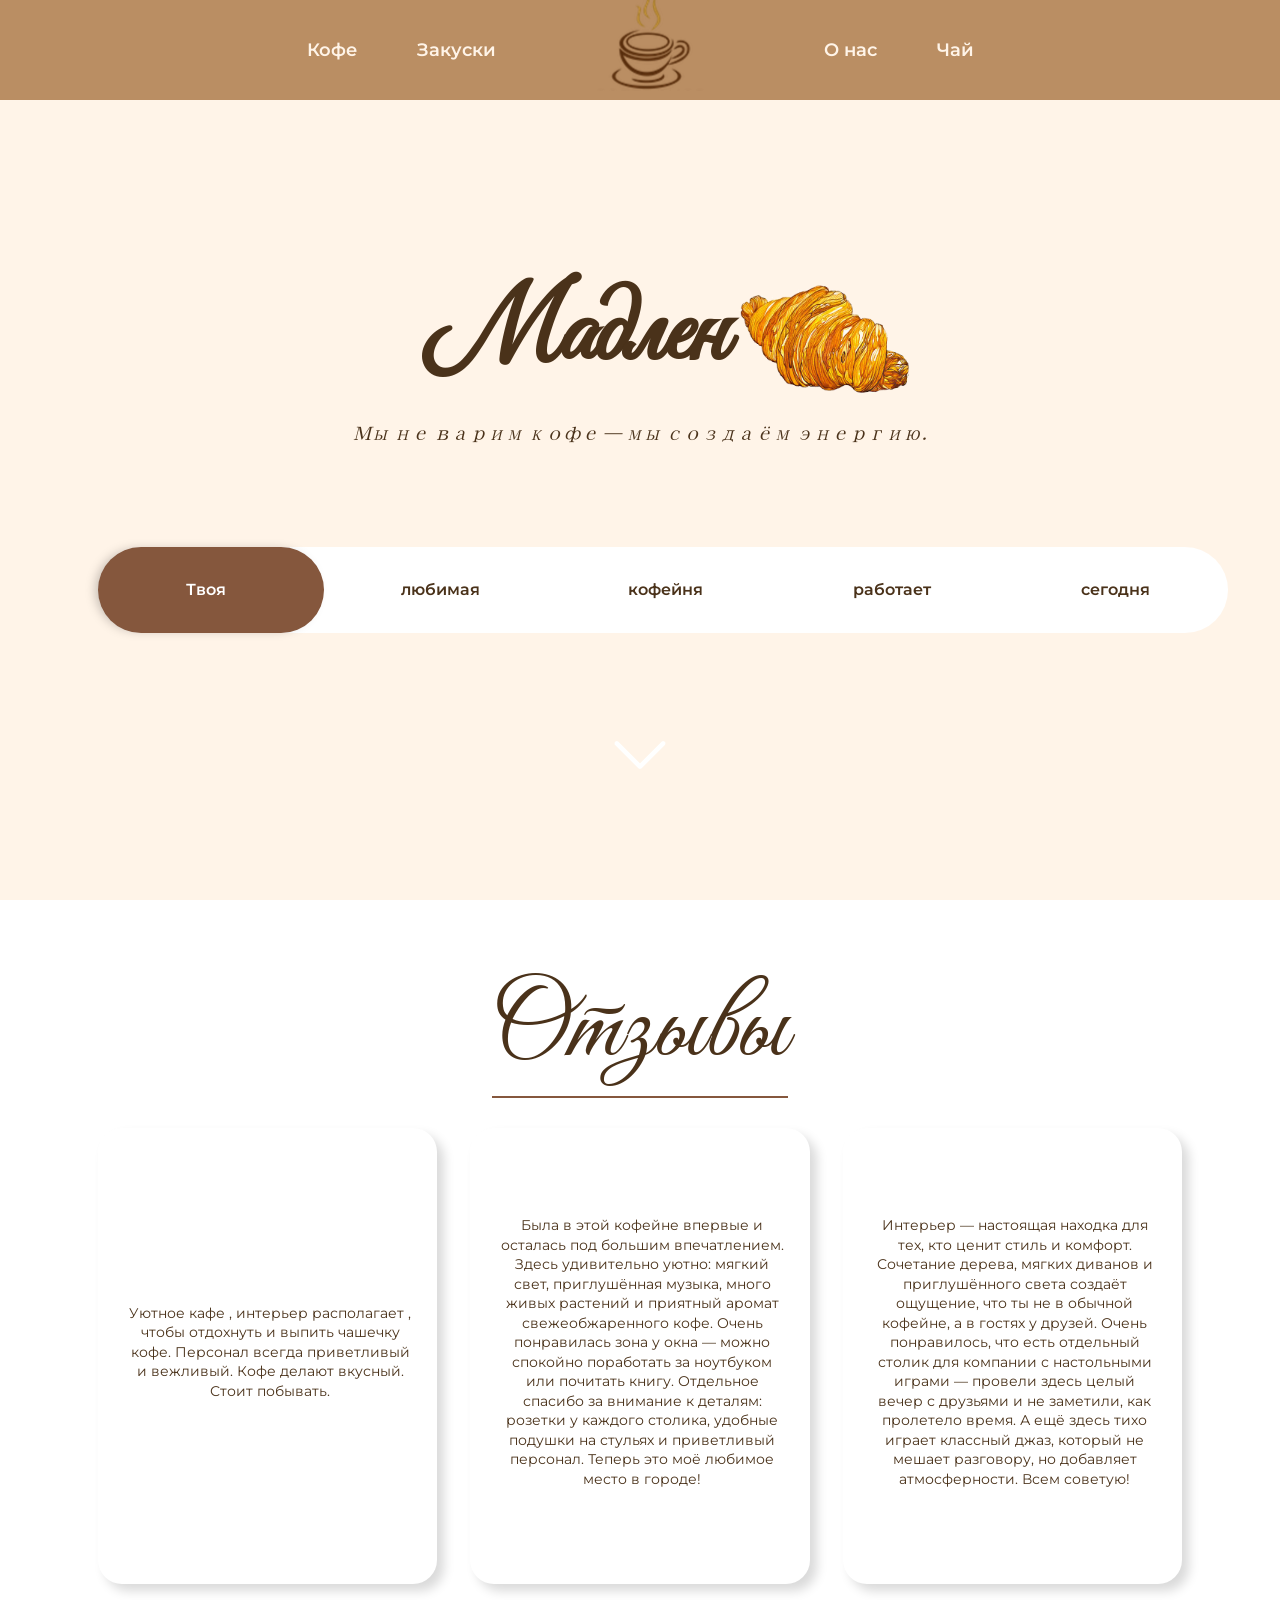
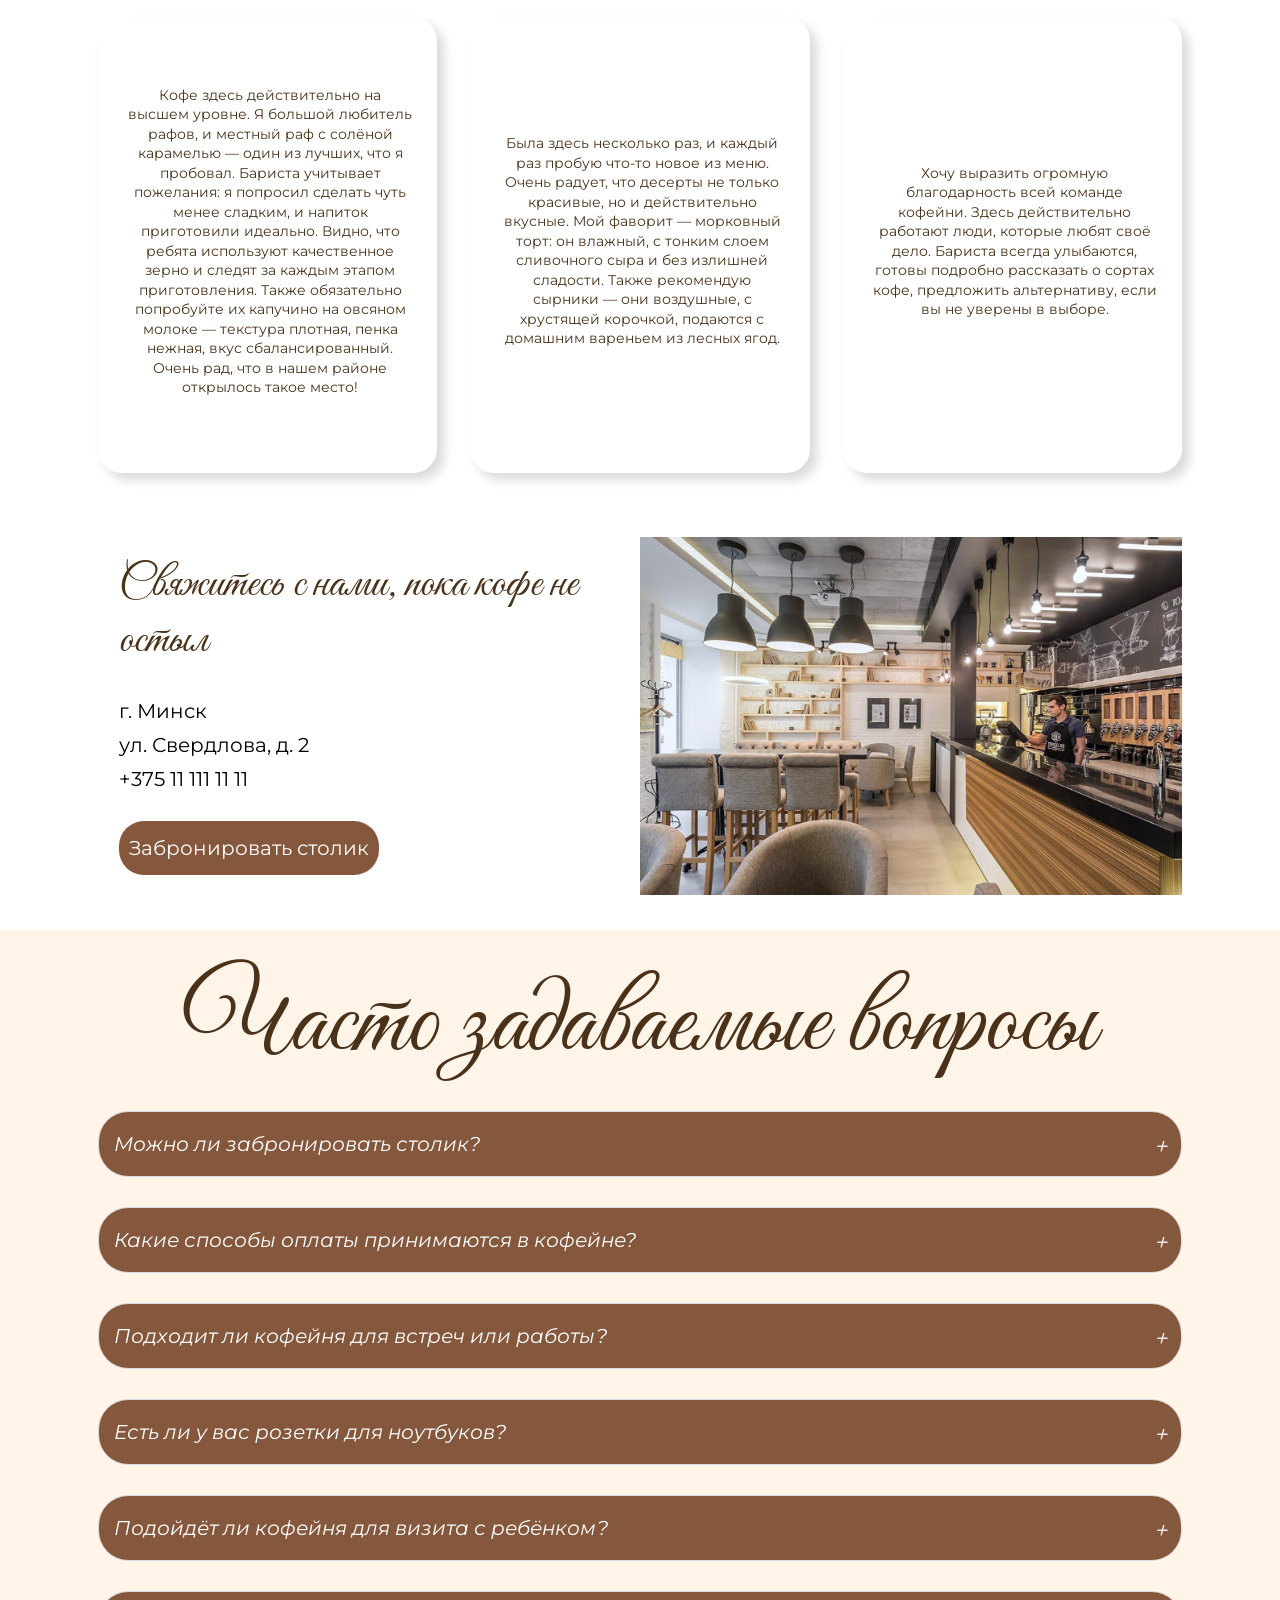
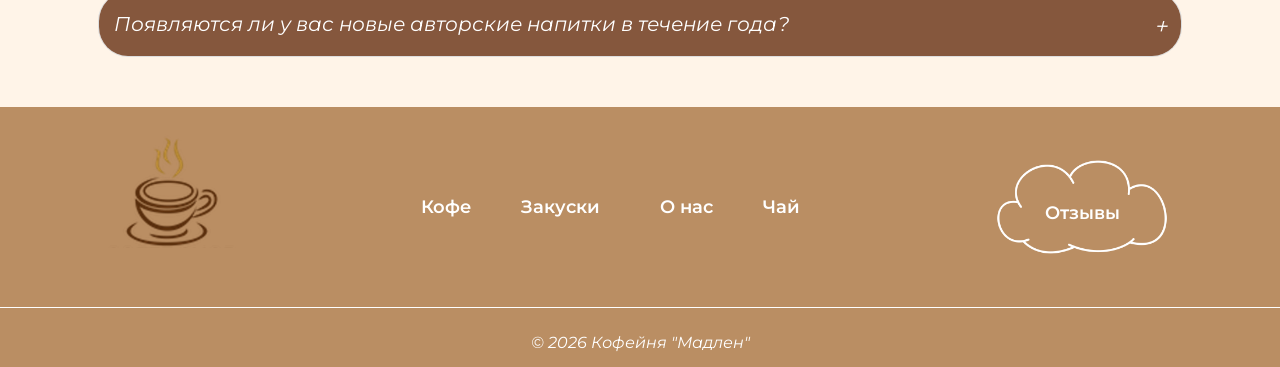
<file: index.html>
<!DOCTYPE html>
<html lang="en">
<head>
	<meta charset="UTF-8">
	<meta name="viewport" content="width=device-width, initial-scale=1.0">
	<link rel="stylesheet" href="css/style.css">
	<title></title>
</head>
<body>
<div class="wrapper">
	<header class="header">
			<div class="container">
				<div class="header__body">
					<nav class="header__menu menu">
						<ul class="menu__list">
							<li><a href="index_2.html" class="menu__link">Кофе</a></li>
							<li><a href="index_3.html" class="menu__link">Закуски</a></li>
							<li><a href="index_4.html" class="menu__link">О нас</a></li>
							<li><a href="index_5.html" class="menu__link">Чай</a></li>
						</ul>
					</nav>
					<div class="header__img">
						<img src="img/coffee.png" alt="">
					</div>
					<div class="header__burger">
						<span></span>
					</div>
				</div>
			</div>
	</header>
	<main class="page">
		<div class="background">
			<div class="container">
				<div class="background__body">
					<div class="background__titleblock">
						<div class="background__textblock">
							<div class="background__title title">Мадлен</div>
							<div class="background__croissant"><img src="img/croissant.svg" alt="Croissant"></div>
						</div>
						<div class="background__text">Мы не варим кофе — мы создаём энергию.</div>
					</div>
					<div class="background__buttons buttons">
						<input type="radio" id="radio-1" name="buttons" checked class="buttons__input">
						<label for="radio-1" class="buttons__label">Твоя</label>

						<input type="radio" id="radio-2" name="buttons" class="buttons__input">
						<label for="radio-2" class="buttons__label">любимая</label>

						<input type="radio" id="radio-3" name="buttons" class="buttons__input">
						<label for="radio-3" class="buttons__label">кофейня</label>

						<input type="radio" id="radio-4" name="buttons" class="buttons__input">
						<label for="radio-4" class="buttons__label">работает</label>

						<input type="radio" id="radio-5" name="buttons" class="buttons__input">
						<label for="radio-5" class="buttons__label">сегодня</label>

						<span class="glider"></span>
					</div>
					<a href="" class="background__arrow">
						<img src="img/arrow.png" alt="">
					</a>
				</div>
			</div>
		</div>
		<div id="review" class="networks">
			<div class="container">
				<div class="networks__items items-networks">
					<div class="items-networks__title title">Отзывы</div>
					<div class="items-networks__products products">
						<div class="products__object">
							<div class="products__inner products__inner_s">
									<div class="products__text">Уютное кафе , интерьер располагает , чтобы отдохнуть и выпить чашечку кофе. Персонал всегда приветливый и вежливый. Кофе делают вкусный. Стоит побывать.</div>
							</div>
						</div>
						<div class="products__object">
							<div class="products__inner  products__inner_s">
									<div class="products__text">Была в этой кофейне впервые и осталась под большим впечатлением. Здесь удивительно уютно: мягкий свет, приглушённая музыка, много живых растений и приятный аромат свежеобжаренного кофе. Очень понравилась зона у окна — можно спокойно поработать за ноутбуком или почитать книгу. Отдельное спасибо за внимание к деталям: розетки у каждого столика, удобные подушки на стульях и приветливый персонал. Теперь это моё любимое место в городе!</div>
							</div>
						</div>
						<div class="products__object">
							<div class="products__inner products__inner_s">
									<div class="products__text">Интерьер — настоящая находка для тех, кто ценит стиль и комфорт. Сочетание дерева, мягких диванов и приглушённого света создаёт ощущение, что ты не в обычной кофейне, а в гостях у друзей. Очень понравилось, что есть отдельный столик для компании с настольными играми — провели здесь целый вечер с друзьями и не заметили, как пролетело время. А ещё здесь тихо играет классный джаз, который не мешает разговору, но добавляет атмосферности. Всем советую!</div>
							</div>
						</div>
						<div class="products__object">
							<div class="products__inner products__inner_s">
									<div class="products__text">Кофе здесь действительно на высшем уровне. Я большой любитель рафов, и местный раф с солёной карамелью — один из лучших, что я пробовал. Бариста учитывает пожелания: я попросил сделать чуть менее сладким, и напиток приготовили идеально. Видно, что ребята используют качественное зерно и следят за каждым этапом приготовления. Также обязательно попробуйте их капучино на овсяном молоке — текстура плотная, пенка нежная, вкус сбалансированный. Очень рад, что в нашем районе открылось такое место!</div>
							</div>
						</div>
						<div class="products__object">
							<div class="products__inner products__inner_s">
									<div class="products__text">Была здесь несколько раз, и каждый раз пробую что-то новое из меню. Очень радует, что десерты не только красивые, но и действительно вкусные. Мой фаворит — морковный торт: он влажный, с тонким слоем сливочного сыра и без излишней сладости. Также рекомендую сырники — они воздушные, с хрустящей корочкой, подаются с домашним вареньем из лесных ягод.</div>
							</div>
						</div>
						<div class="products__object">
							<div class="products__inner products__inner_s">
									<div class="products__text">Хочу выразить огромную благодарность всей команде кофейни. Здесь действительно работают люди, которые любят своё дело. Бариста всегда улыбаются, готовы подробно рассказать о сортах кофе, предложить альтернативу, если вы не уверены в выборе.</div>
							</div>
						</div>
					</div>
				</div>
			</div>
		</div>
		<div class="contacts">
			<div class="container">
				<div class="contacts__body">
					<div class="contacts__info info-contacts">
						<div class="info-contacts__title title">Свяжитесь с нами, пока кофе не остыл</div>
						<div class="info-contacts__city">г. Минск</div>
						<div class="info-contacts__address">ул. Свердлова, д. 2</div>
						<div class="info-contacts__tel">+375 11 111 11 11</div>
						<a href="" class="info-contacts__button">Забронировать столик</a>
					</div>
					<div class="contacts__image _ibg"><img src="img/cafe.jpg" alt=""></div>
				</div>
			</div>
		</div>
		<div class="faq">
			<div class="container">
				<div class="faq__body">
					<div class="faq__title title">Часто задаваемые вопросы</div>
					<div class="faq__spoilers">
						<div class="faq__spoiler spoiler-faq">
							<div class="spoiler-faq__title">Можно ли забронировать столик?</div>
							<div class="spoiler-faq__text">Да, столик можно забронировать заранее — удобнее всего написать нам в соцсети или позвонить. Особенно рекомендуем делать бронь заранее в выходные и вечером, когда у нас много гостей, тогда вы точно можете быть уверенными в наличии столика.</div>
						</div>
						<div class="faq__spoiler spoiler-faq">
							<div class="spoiler-faq__title">Какие способы оплаты принимаются в кофейне?</div>
							<div class="spoiler-faq__text">Мы принимаем оплату наличными и банковскими картами. Всё быстро и удобно - можно рассчитаться так, как вам комфортно.</div>
						</div>
						<div class="faq__spoiler spoiler-faq">
							<div class="spoiler-faq__title">Подходит ли кофейня для встреч или работы?</div>
							<div class="spoiler-faq__text">Да, у нас комфортно проводить встречи и работать за ноутбуком. Спокойная атмосфера, кофе и десерты помогают сосредоточиться и приятно провести время.</div>
						</div>
						<div class="faq__spoiler spoiler-faq">
							<div class="spoiler-faq__title">Есть ли у вас розетки для ноутбуков?</div>
							<div class="spoiler-faq__text">Да, в кофейне есть розетки, поэтому можно спокойно поработать за ноутбуком или зарядить телефон во время отдыха.</div>
						</div>
						<div class="faq__spoiler spoiler-faq">
							<div class="spoiler-faq__title">Подойдёт ли кофейня для визита с ребёнком?</div>
							<div class="spoiler-faq__text">Да, к нам можно приходить с детьми. В кофейне уютная атмосфера, есть детский уголок, где ребёнку будет комфортно и весело, пока родители отдыхают.</div>
						</div>
						<div class="faq__spoiler spoiler-faq">
							<div class="spoiler-faq__title">Появляются ли у вас новые авторские напитки в течение года?</div>
							<div class="spoiler-faq__text">Да, мы регулярно обновляем меню и добавляем сезонные авторские напитки.У нас вы можете найти холодный кофе, лимонады, смузи и молочные коктейли. Кроме того, меню слабоалкогольных напитков. Следите за новинками в Instagram — там первыми рассказываем о запуске.</div>
						</div>
					</div>
				</div>
			</div>
		</div>
	</main>
	<footer class="footer">
			<div class="footer__body">
				<div class="footer-top">
					<div class="footer-container container">
					<div class="footer-top__column">
						<div class="footer-top__logo"><img src="img/coffee.png" alt=""></div>
					</div>
					<div class="footer-top__column">
						<nav class="footer-top__menu">
						<ul class="footer-top__list">
							<li><a href="index_2.html" class="footer-top__link">Кофе</a></li>
							<li><a href="index_3.html" class="footer-top__link">Закуски</a></li>
							<li><a href="index_4.html" class="footer-top__link">О нас</a></li>
							<li><a href="index_5.html" class="footer-top__link">Чай</a></li>
						</ul>
						</nav>
					</div>
					<div class="footer-top__column">
						<a href="" data-id="review" class="footer-top__text footer-top__link scrolling">Отзывы</a>
					</div>
				</div>
				</div>
				<div class="footer-bottom">
					<div class="footer-bottom__text">© 2026 Кофейня "Мадлен"</div>
				</div>
			</div>
	</footer>
</div>
	<script src="js/script.js"></script>
</body>	
</html>
</file>
<file: css/style.css>
@charset "UTF-8";
@import url("https://fonts.googleapis.com/css2?family=Great+Vibes&family=Kaisei+Tokumin&family=Montserrat:ital,wght@0,100..900;1,100..900&display=swap");
* {
  padding: 0;
  margin: 0;
  border: 0;
}

*, *:before, *:after {
  -webkit-box-sizing: border-box;
          box-sizing: border-box;
}

li {
  list-style: none;
}

html, body {
  height: 100%;
}

._ibg {
  position: relative;
  top: 0;
  left: 0;
  padding: 0 0 33% 0;
  width: 100%;
  overflow: hidden;
}
._ibg img {
  position: absolute;
  top: 0;
  left: 0;
  width: 100%;
  height: 100%;
  -o-object-fit: cover;
     object-fit: cover;
}

.title {
  font-family: "Great Vibes", cursive;
  font-size: 104px;
  color: #4A321A;
}

.wrapper {
  display: -webkit-box;
  display: -ms-flexbox;
  display: flex;
  -webkit-box-orient: vertical;
  -webkit-box-direction: normal;
      -ms-flex-direction: column;
          flex-direction: column;
  min-height: 100%;
}

.page {
  -webkit-box-flex: 1;
      -ms-flex: 1 1 auto;
          flex: 1 1 auto;
}
.page-4 {
  background-color: #FFF4E8;
}

.container {
  max-width: 1104px;
  margin: 0 auto;
  padding: 0 10px;
}

.header {
  position: absolute;
  width: 100%;
  z-index: 50;
  top: 0;
  left: 0;
  background-color: #ba8e63;
}
.header__body {
  display: -webkit-box;
  display: -ms-flexbox;
  display: flex;
  -webkit-box-pack: center;
      -ms-flex-pack: center;
          justify-content: center;
  -webkit-box-align: center;
      -ms-flex-align: center;
          align-items: center;
  height: 100px;
}
.header__img {
  position: absolute;
  top: 50%;
  left: 50%;
  -webkit-transform: translate(-50%, -50%);
      -ms-transform: translate(-50%, -50%);
          transform: translate(-50%, -50%);
  z-index: 3;
  padding: 0 0 20px 15px;
}
.header__img img {
  width: 120px;
}
.header__burger {
  display: none;
}

.header_2 {
  top: 0;
  position: fixed;
}

.header.fixed {
  position: fixed;
  background-color: #ba8e63;
  top: 0px;
}

.menu__list {
  display: -webkit-box;
  display: -ms-flexbox;
  display: flex;
  -webkit-box-pack: center;
      -ms-flex-pack: center;
          justify-content: center;
  -webkit-box-align: center;
      -ms-flex-align: center;
          align-items: center;
}
.menu__list li {
  padding: 0 30px 0 30px;
}
.menu__list li:nth-child(2) {
  padding: 0 164px 0 30px;
}
.menu__list li:nth-child(3) {
  padding: 0 30px 0 164px;
}
.menu__link {
  display: block;
  font-family: "Montserrat", sans-serif;
  color: #FFF4E8;
  font-weight: 600;
  font-size: 18px;
  text-decoration: none;
  -webkit-transition: all 0.2s ease 0s;
  transition: all 0.2s ease 0s;
}
.menu__link_b {
  font-weight: 600;
  text-decoration: none;
  font-family: "Montserrat", sans-serif;
  font-size: 16px;
  color: #fff;
  border-radius: 15px;
  padding: 5px 10px;
  background-color: #4A321A;
  -webkit-transition: all 0.2s ease 0s;
  transition: all 0.2s ease 0s;
  margin-bottom: 10px;
  -webkit-box-flex: 1;
      -ms-flex: 1 1 auto;
          flex: 1 1 auto;
}
.menu__link_b:hover {
  padding: 10px 15px;
}
.menu__link:hover {
  border-bottom: 2px solid #fff;
}

.background {
  background-color: #FFF4E8;
  min-height: 100vh;
  width: 100%;
  position: relative;
  top: 0;
  left: 0;
  background-size: cover;
  background-position: center;
  display: -webkit-box;
  display: -ms-flexbox;
  display: flex;
  -webkit-box-align: center;
      -ms-flex-align: center;
          align-items: center;
  padding-top: 165px;
}
.background__body {
  text-align: center;
}
.background__titleblock {
  color: #4A321A;
}
.background__title {
  margin-bottom: 15px;
  font-weight: 700;
}
.background__text {
  font-family: "Kaisei Tokumin", serif;
  font-size: 18px;
  font-weight: 400;
  max-width: 721px;
  margin: 0 auto;
  line-height: 33.98px;
  padding-bottom: 97px;
  font-style: italic;
}
.background__columns {
  margin-top: 89px;
}
.background__arrow {
  display: block;
  padding-top: 85px;
  position: relative;
  -webkit-animation: arrow 1.5s infinite linear;
          animation: arrow 1.5s infinite linear;
}
.background__buttons {
  display: -webkit-box;
  display: -ms-flexbox;
  display: flex;
  width: 1130px;
  height: 86px;
  padding: 33px 58px 33px 88px;
  background-color: #fff;
  border-radius: 45px;
  position: relative;
  line-height: 19.5px;
  z-index: 2;
  margin: 0 auto;
}
.background__textblock {
  display: -webkit-box;
  display: -ms-flexbox;
  display: flex;
  -webkit-box-align: center;
      -ms-flex-align: center;
          align-items: center;
  -webkit-box-pack: center;
      -ms-flex-pack: center;
          justify-content: center;
  padding-left: 70px;
}
.background__croissant img {
  width: 200px;
}

input[type=radio] {
  display: none;
}

input[id=radio-1]:checked ~ .glider {
  -webkit-transform: translateX(0);
      -ms-transform: translateX(0);
          transform: translateX(0);
}

input[id=radio-2]:checked ~ .glider {
  -webkit-transform: translateX(100%);
      -ms-transform: translateX(100%);
          transform: translateX(100%);
}

input[id=radio-3]:checked ~ .glider {
  -webkit-transform: translateX(200%);
      -ms-transform: translateX(200%);
          transform: translateX(200%);
}

input[id=radio-4]:checked ~ .glider {
  -webkit-transform: translateX(300%);
      -ms-transform: translateX(300%);
          transform: translateX(300%);
}

input[id=radio-5]:checked ~ .glider {
  -webkit-transform: translateX(400%);
      -ms-transform: translateX(400%);
          transform: translateX(400%);
}

input[type=radio]:checked + label {
  color: #fff;
}

input[type=radio] + label {
  display: -webkit-box;
  display: -ms-flexbox;
  display: flex;
  -webkit-box-pack: center;
      -ms-flex-pack: center;
          justify-content: center;
  -webkit-box-align: center;
      -ms-flex-align: center;
          align-items: center;
  font-family: Montserrat;
  font-size: 16px;
  font-weight: 600;
  border-radius: 47px;
  cursor: pointer;
  -webkit-transition: color 0.15s ease-in;
  transition: color 0.15s ease-in;
  color: #4A321A;
  white-space: nowrap;
  line-height: 86px;
}

input[id=radio-2] + label {
  margin-left: 175px;
}

input[id=radio-3] + label {
  margin-left: 148px;
}

input[id=radio-4] + label {
  margin-left: 150px;
}

input[id=radio-5] + label {
  margin-left: 150px;
}

.glider {
  position: absolute;
  top: 0;
  left: 0;
  display: -webkit-box;
  display: -ms-flexbox;
  display: flex;
  height: 86px;
  width: 226px;
  -webkit-box-shadow: 0px 16px 13px 2px #BC9EEB inset;
          box-shadow: 0px 16px 13px 2px #BC9EEB inset;
  -webkit-box-shadow: 0px -7px 12px 2px #8357C9 inset;
          box-shadow: 0px -7px 12px 2px #8357C9 inset;
  -webkit-box-shadow: 5px 0px 11px -3px rgba(31, 30, 32, 0.2509803922);
          box-shadow: 5px 0px 11px -3px rgba(31, 30, 32, 0.2509803922);
  -webkit-box-shadow: -5px 0px 11px -3px rgba(0, 0, 0, 0.2509803922);
          box-shadow: -5px 0px 11px -3px rgba(0, 0, 0, 0.2509803922);
  background-color: #85573D;
  border-radius: 47px;
  color: #fff;
  z-index: -1;
  -webkit-transition: 0.25s ease-out;
  transition: 0.25s ease-out;
}

@-webkit-keyframes arrow {
  0% {
    top: 0;
  }
  50% {
    top: 20px;
  }
  100% {
    top: 0;
  }
}

@keyframes arrow {
  0% {
    top: 0;
  }
  50% {
    top: 20px;
  }
  100% {
    top: 0;
  }
}
@media (max-width: 1186px) {
  .buttons {
    width: 1000px;
  }
  input[id=radio-2] + label {
    margin-left: 142px;
    font-size: 15px;
  }
  input[id=radio-3] + label {
    margin-left: 125px;
    font-size: 15px;
  }
  input[id=radio-4] + label {
    margin-left: 125px;
    font-size: 15px;
  }
  input[id=radio-5] + label {
    margin-left: 130px;
    font-size: 15px;
  }
  .glider {
    width: 200px;
  }
}
@media (max-width: 1044px) {
  .buttons {
    width: 800px;
    padding: 33px 45px 33px 60px;
  }
  input[id=radio-2] + label {
    margin-left: 105px;
    font-size: 15px;
  }
  input[id=radio-3] + label {
    margin-left: 87px;
    font-size: 15px;
  }
  input[id=radio-4] + label {
    margin-left: 90px;
    font-size: 15px;
  }
  input[id=radio-5] + label {
    margin-left: 90px;
    font-size: 15px;
  }
  .glider {
    width: 160px;
  }
}
@media (max-width: 832px) {
  .buttons {
    width: 600px;
    padding: 33px 45px 33px 45px;
  }
  input[id=radio-1] + label {
    font-size: 13px;
  }
  input[id=radio-2] + label {
    margin-left: 73px;
    font-size: 13px;
  }
  input[id=radio-3] + label {
    margin-left: 58px;
    font-size: 13px;
  }
  input[id=radio-4] + label {
    margin-left: 56px;
    font-size: 13px;
  }
  input[id=radio-5] + label {
    margin-left: 60px;
    font-size: 13px;
  }
  .glider {
    width: 120px;
  }
}
@media (max-width: 800px) {
  .header__img {
    left: 50px;
  }
}
@media (max-width: 430px) {
  .background {
    padding-top: 265px;
  }
}
@media (max-width: 1110px) {
  .menu__list li {
    padding: 0 10px 0 10px;
  }
  .menu__list li:nth-child(3) {
    padding: 0 10px 0 170px;
  }
  .menu__list li:nth-child(2) {
    padding: 0 170px 0 10px;
  }
}
@media (max-width: 990px) {
  .menu__list li {
    padding: 0 10px 0 10px;
  }
  .menu__list li:nth-child(3) {
    padding: 0 10px 0 104px;
  }
  .menu__list li:nth-child(2) {
    padding: 0 104px 0 10px;
  }
  .menu__link {
    font-size: 15px;
  }
  .title {
    font-size: 60px;
  }
  .background__text {
    font-size: 17px;
  }
  .background__croissant img {
    width: 120px;
  }
}
@media (max-width: 912px) {
  .menu__link_p {
    font-size: 14px;
    padding: 8px 18px;
  }
}
@media (max-width: 800px) {
  .header__body {
    -webkit-box-pack: end;
        -ms-flex-pack: end;
            justify-content: flex-end;
  }
  .header__burger {
    display: block;
    position: relative;
    top: 0;
    right: 0;
    width: 30px;
    height: 20px;
    z-index: 3;
  }
  .header__burger:before {
    content: "";
    position: absolute;
    top: 0;
    right: 0;
    width: 100%;
    height: 2px;
    background-color: #fff;
    -webkit-transition: all 0.3s ease 0s;
    transition: all 0.3s ease 0s;
  }
  .header__burger:after {
    content: "";
    position: absolute;
    bottom: 0;
    left: 0;
    width: 100%;
    height: 2px;
    background-color: #fff;
    -webkit-transition: all 0.3s ease 0s;
    transition: all 0.3s ease 0s;
  }
  .header__burger span {
    position: absolute;
    top: 9px;
    left: 0;
    width: 100%;
    height: 2px;
    background-color: #fff;
    -webkit-transition: all 0.3s ease 0s;
    transition: all 0.3s ease 0s;
  }
  .header__burger.active:after {
    content: "";
    -webkit-transform: rotate(-45deg);
        -ms-transform: rotate(-45deg);
            transform: rotate(-45deg);
    top: 9px;
    background-color: #fff;
  }
  .header__burger.active:before {
    content: "";
    -webkit-transform: rotate(45deg);
        -ms-transform: rotate(45deg);
            transform: rotate(45deg);
    top: 9px;
    background-color: #fff;
  }
  .header__burger.active span {
    -webkit-transform: scale(0);
        -ms-transform: scale(0);
            transform: scale(0);
  }
  .header.active {
    position: fixed;
  }
  .header__menu {
    position: fixed;
    top: -100%;
    left: 0;
    width: 100%;
    height: 100%;
    overflow: auto;
    background-color: #ba8e63;
    z-index: 2;
    -webkit-transition: all 0.3s ease 0s;
    transition: all 0.3s ease 0s;
  }
  .header__menu.active {
    top: 0;
  }
  .menu__list {
    display: block;
    text-align: center;
    margin-top: 130px;
  }
  .menu__list li {
    padding: 25px 0 0 0;
  }
  .menu__list li:nth-child(3) {
    padding: 25px 0 0 0;
  }
  .menu__list li:nth-child(2) {
    padding: 25px 0 0 0;
  }
  .menu__list li:nth-child(1) {
    padding: 0 0 0 0;
  }
  .menu__link {
    font-size: 25px;
  }
  .menu__link_p {
    border-radius: 0px;
    padding: 0px;
    background: none;
    -webkit-transition: none;
    transition: none;
  }
  .title {
    font-size: 56px;
  }
  .background__text {
    font-size: 15px;
  }
  .background__croissant img {
    width: 100px;
  }
  .background__textblock {
    padding-left: 45px;
  }
  body.lock {
    overflow: hidden;
  }
}
@media (max-width: 747px) {
  .background__text {
    font-size: 14px;
  }
  .background__arrow img {
    width: 70px;
    height: 70px;
  }
}
@media (max-width: 624px) {
  .buttons {
    width: 500px;
    padding: 33px 45px 33px 30px;
  }
  input[id=radio-2] + label {
    margin-left: 60px;
    font-size: 12px;
  }
  input[id=radio-3] + label {
    margin-left: 43px;
    font-size: 12px;
  }
  input[id=radio-4] + label {
    font-size: 12px;
    margin-left: 43px;
  }
  input[id=radio-5] + label {
    font-size: 12px;
    margin-left: 43px;
  }
  .glider {
    width: 100px;
  }
}
@media (max-width: 540px) {
  .buttons {
    display: none;
  }
  .title {
    font-size: 68px;
  }
  .background__textblock {
    padding-left: 5px;
  }
  .background__text {
    font-size: 17px;
    line-height: 30px;
    padding-top: 15px;
  }
  .background__croissant img {
    width: 140px;
  }
}
@media (max-width: 453px) {
  .background__arrow img {
    width: 65px;
    height: 65px;
  }
}
@media (max-width: 389px) {
  .background__textblock {
    padding-left: 0px;
  }
}
@media (max-width: 375px) {
  .background__arrow img {
    width: 57px;
    height: 57px;
  }
  .background__croissant img {
    width: 120px;
  }
}
@media (max-width: 335px) {
  .title {
    font-size: 40px;
  }
  .background__arrow img {
    width: 57px;
    height: 57px;
  }
  .background__croissant img {
    width: 100px;
  }
}
.networks {
  padding: 35px 0 29px 0;
}

.items-networks {
  text-align: center;
  margin-top: 30px;
}
.items-networks_2 {
  margin-top: 53px;
}
.items-networks__btn {
  display: inline-block;
  margin-bottom: 48px;
}
.items-networks__products {
  margin-top: 48px;
}
.items-networks__title {
  border-bottom: 2px solid #85573D;
  display: inline-block;
  margin-bottom: 30px;
}
.items-networks__textblock {
  font-family: Montserrat;
  text-align: left;
  font-style: italic;
  color: #4A321A;
  margin-bottom: 40px;
}
.items-networks__subtitle {
  font-size: 30px;
  font-weight: 500;
  margin-bottom: 10px;
}
.items-networks__text {
  font-size: 18px;
  font-weight: 400;
}

@media (max-width: 956px) {
  .items-networks__subtitle {
    font-size: 25px;
  }
  .items-networks__text {
    font-size: 16px;
  }
}
@media (max-width: 633px) {
  .items-networks__subtitle {
    font-size: 20px;
  }
  .items-networks__text {
    font-size: 14px;
  }
}
.products {
  display: -webkit-box;
  display: -ms-flexbox;
  display: flex;
  -ms-flex-wrap: wrap;
      flex-wrap: wrap;
  -webkit-box-pack: center;
      -ms-flex-pack: center;
          justify-content: center;
  margin: 0 -16.5px;
}
.products__object {
  -webkit-box-flex: 0;
      -ms-flex: 0 1 33.333%;
          flex: 0 1 33.333%;
  padding: 0 16.5px;
  margin-top: 33px;
}
.products__object:nth-child(1), .products__object:nth-child(2), .products__object:nth-child(3) {
  margin-top: 0;
}
.products__inner {
  background-color: #fff;
  border-radius: 24px;
  padding: 16px 25px 18px 30px;
  -webkit-box-shadow: 7px 7px 11px 0px rgba(0, 0, 0, 0.1490196078);
          box-shadow: 7px 7px 11px 0px rgba(0, 0, 0, 0.1490196078);
  display: -webkit-box;
  display: -ms-flexbox;
  display: flex;
  -webkit-box-orient: vertical;
  -webkit-box-direction: normal;
      -ms-flex-direction: column;
          flex-direction: column;
  min-height: 100%;
  -webkit-box-pack: center;
      -ms-flex-pack: center;
          justify-content: center;
  height: 500px;
  overflow: auto;
}
.products__inner_s {
  height: 456px;
}
.products__inner_s .products__text {
  -webkit-box-flex: 0;
      -ms-flex: 0 0 auto;
          flex: 0 0 auto;
}
.products__title {
  font-family: Montserrat;
  font-size: 18px;
  font-weight: 700;
  color: #4A321A;
  margin-top: 10px;
}
.products__text {
  text-decoration: none;
  text-align: center;
  display: block;
  font-family: Montserrat;
  font-size: 14px;
  font-weight: 400;
  line-height: 19.5px;
  margin: 5px 0 10px 0;
  color: #4A321A;
  -webkit-box-flex: 1;
      -ms-flex: 1 1 auto;
          flex: 1 1 auto;
}
.products__text-txt {
  margin-top: 28px;
  margin-bottom: 28px;
  padding-right: 55px;
}

.top-products__img {
  padding: 0 0 109% 0;
}

@media (max-width: 925px) {
  .products {
    margin: 0 5px;
  }
  .products__object {
    padding: 0 5px;
  }
}
@media (max-width: 956px) {
  .social-products__btn {
    white-space: nowrap;
  }
  .products__object {
    -webkit-box-flex: 0;
        -ms-flex: 0 1 50%;
            flex: 0 1 50%;
  }
  .products__object:nth-child(3) {
    margin-top: 33px;
  }
  .products__title {
    font-size: 16px;
  }
}
@media (max-width: 633px) {
  .networks {
    padding: 25px 0 29px 0;
  }
  .products__object {
    -webkit-box-flex: 0;
        -ms-flex: 0 1 100%;
            flex: 0 1 100%;
  }
  .products__object:nth-child(2) {
    margin-top: 33px;
  }
  .products__title {
    text-align: center;
  }
  .products__text {
    text-align: center;
  }
  .products__social {
    -webkit-box-pack: center;
        -ms-flex-pack: center;
            justify-content: center;
  }
  .products {
    margin: 0 0;
  }
}
.contacts__body {
  padding: 35px 0;
  display: -webkit-box;
  display: -ms-flexbox;
  display: flex;
  -webkit-box-pack: center;
      -ms-flex-pack: center;
          justify-content: center;
  -webkit-box-align: center;
      -ms-flex-align: center;
          align-items: center;
}
.contacts__info {
  -webkit-box-flex: 0;
      -ms-flex: 0 1 50%;
          flex: 0 1 50%;
  max-width: 480px;
  margin: 0 auto;
}
.contacts__image {
  -webkit-box-flex: 0;
      -ms-flex: 0 1 50%;
          flex: 0 1 50%;
}

.info-contacts {
  max-width: 500px;
  font-size: 20px;
  font-family: Montserrat;
}
.info-contacts__title {
  font-size: 45px;
  margin-bottom: 30px;
  padding-right: 10px;
}
.info-contacts__city {
  margin-bottom: 10px;
}
.info-contacts__address {
  margin-bottom: 10px;
}
.info-contacts__tel {
  margin-bottom: 10px;
}
.info-contacts__button {
  display: inline-block;
  background-color: #85573d;
  border-radius: 25px;
  color: #fff;
  padding: 15px 10px;
  margin-top: 20px;
  text-decoration: none;
}
.info-contacts__button:hover {
  background-color: #4A321A;
}

.map {
  padding-bottom: 50px;
}
.map__body {
  text-align: center;
  display: -webkit-box;
  display: -ms-flexbox;
  display: flex;
  -webkit-box-pack: center;
      -ms-flex-pack: center;
          justify-content: center;
  -webkit-box-orient: vertical;
  -webkit-box-direction: normal;
      -ms-flex-direction: column;
          flex-direction: column;
  -webkit-box-align: center;
      -ms-flex-align: center;
          align-items: center;
}
.map__img {
  padding: 30px;
  border-radius: 20px;
  background-color: #4b2d2b;
}
.map__img iframe {
  max-width: 100%;
}

@media (max-width: 1034px) {
  .contacts__title {
    font-size: 30px;
  }
  .contacts__button {
    font-size: 15px;
  }
  .info-contacts {
    max-width: 390px;
  }
}
@media (max-width: 990px) {
  .info-contacts {
    max-width: 100%;
    text-align: center;
    font-size: 14px;
  }
  .info-contacts__title {
    font-size: 30px;
    margin-bottom: 20px;
  }
  .info-contacts__button {
    margin-top: 10px;
    padding: 10px 5px;
  }
}
.faq {
  background-color: #FFF4E8;
}
.faq__body {
  padding: 30px 0 50px 0;
}
.faq__title {
  text-align: center;
  margin-bottom: 20px;
}

.spoiler-faq {
  font-family: Montserrat;
  font-style: italic;
  margin-bottom: 30px;
  border: 1px solid #dddddd;
  border-radius: 30px;
  overflow: hidden;
  background-color: #fff;
}
.spoiler-faq:last-child {
  margin-bottom: 0;
}
.spoiler-faq__title {
  cursor: pointer;
  font-size: 20px;
  background-color: #85573d;
  color: #fff;
  padding: 20px 15px;
  position: relative;
  padding-right: 30px;
}
.spoiler-faq__title::after {
  content: "＋";
  position: absolute;
  top: 20px;
  right: 20px;
  width: 20px;
  height: 10px;
  padding-left: 10px;
}
.spoiler-faq__text {
  display: none;
  padding: 20px 15px;
  color: #4A321A;
}
.spoiler-faq__text.active {
  display: block;
}

.spoiler-faq__title.active:after {
  content: "—";
  width: 20px;
}

@media (max-width: 990px) {
  .spoiler-faq {
    overflow: auto;
  }
  .spoiler-faq__title {
    font-size: 14px;
  }
  .spoiler-faq__text {
    font-size: 14px;
  }
}
@media (max-width: 556px) {
  .faq__title {
    font-size: 50px;
  }
}
.footer {
  background-color: #ba8e63;
}
.footer__body {
  padding: 0px;
}
.footer-container {
  display: -webkit-box;
  display: -ms-flexbox;
  display: flex;
  -webkit-box-align: center;
      -ms-flex-align: center;
          align-items: center;
  -webkit-box-pack: justify;
      -ms-flex-pack: justify;
          justify-content: space-between;
}

.footer-top__column:first-child {
  padding-bottom: 35px;
}
.footer-top__column:last-child {
  position: relative;
  width: 200px;
  height: 200px;
}
.footer-top__column:last-child::before {
  content: "";
  position: absolute;
  top: 0;
  left: 0;
  width: 100%;
  height: 100%;
  background: url("../img/cloud.png") no-repeat;
  background-size: cover;
  background-position: center;
}
.footer-top__logo img {
  width: 140px;
}
.footer-top__list {
  display: -webkit-box;
  display: -ms-flexbox;
  display: flex;
  -webkit-box-pack: center;
      -ms-flex-pack: center;
          justify-content: center;
  -webkit-box-align: center;
      -ms-flex-align: center;
          align-items: center;
}
.footer-top__list li {
  padding: 0 30px;
}
.footer-top__list li:nth-child(1) {
  padding: 0 20px 0 0;
}
.footer-top__list li:last-child {
  padding: 0 0 0 20px;
}
.footer-top__link {
  text-decoration: none;
  color: #fff;
  font-family: Montserrat;
  font-size: 18px;
  font-weight: 600;
  -webkit-transition: all 0.2s ease 0s;
  transition: all 0.2s ease 0s;
}
.footer-top__link:hover {
  border-bottom: 2px solid #fff;
}
.footer-top__text {
  position: absolute;
  top: 95px;
  left: 50%;
  -webkit-transform: translateX(-50%);
      -ms-transform: translateX(-50%);
          transform: translateX(-50%);
  cursor: pointer;
}

.footer-bottom {
  padding: 25px 0 15px 0;
  border-top: 1px solid #fff;
}
.footer-bottom__text {
  text-align: center;
  color: #fff;
  font-family: Montserrat;
  font-style: italic;
}

@media (max-width: 1130px) {
  .footer-top__link {
    font-size: 15px;
  }
  .footer-top__list li {
    padding: 0 10px;
  }
  .products {
    margin: 0 -5px;
  }
  .products__object {
    padding: 0 5px;
  }
}
@media (max-width: 1034px) {
  .footer-top {
    -ms-flex-wrap: wrap;
        flex-wrap: wrap;
    text-align: center;
    -webkit-box-pack: center;
        -ms-flex-pack: center;
            justify-content: center;
  }
  .footer-top__column:last-child {
    margin-bottom: 0;
  }
}
@media (max-width: 654px) {
  .footer-top__list li {
    padding: 0 10px;
  }
  .footer-container {
    display: block;
  }
  .footer-top__column:last-child {
    left: 50%;
    -webkit-transform: translateX(-50%);
        -ms-transform: translateX(-50%);
            transform: translateX(-50%);
  }
  .contacts__body {
    display: block;
  }
  .info-contacts {
    margin-bottom: 30px;
  }
  .info-contacts__title {
    font-size: 35px;
  }
}
@media (max-width: 514px) {
  .footer-top__list li {
    padding: 0 5px;
  }
  .footer-top__list li:nth-child(1) {
    padding: 0 5px 0 0;
  }
  .footer-top__list li:last-child {
    padding: 0 0 0 5px;
  }
  .footer-top__link {
    font-size: 15px;
  }
}
@media (max-width: 430px) {
  .footer-top__list {
    display: block;
  }
  .footer-top__list li {
    padding: 5px 0;
  }
  .footer-top__list li:nth-child(1) {
    padding: 0 0 5px 0;
  }
  .footer-top__link {
    font-size: 15px;
  }
  .footer-top__list li:last-child {
    padding: 5px 0;
  }
}
.mainblock {
  background-color: #FFF4E8;
  width: 100%;
  min-height: 205px;
  position: relative;
  top: 0;
  left: 0;
  background-position: 0 10px;
}
.mainblock__body {
  padding: 102px 0 51px 0;
}
.mainblock__textblock {
  display: -webkit-box;
  display: -ms-flexbox;
  display: flex;
  -webkit-box-align: center;
      -ms-flex-align: center;
          align-items: center;
  -webkit-box-pack: center;
      -ms-flex-pack: center;
          justify-content: center;
}
.mainblock__title {
  font-family: Montserrat;
  font-size: 64px;
  font-weight: 700;
  color: #4A321A;
}

.links-mainblock {
  margin-bottom: 10px;
}
.links-mainblock__list {
  display: -webkit-box;
  display: -ms-flexbox;
  display: flex;
  -webkit-box-pack: start;
      -ms-flex-pack: start;
          justify-content: start;
}
.links-mainblock__list li {
  display: block;
  margin-right: 8px;
}
.links-mainblock__link {
  display: block;
  text-decoration: none;
  color: #4A321A;
  font-family: Montserrat;
  font-size: 16px;
  font-weight: 600;
}
.links-mainblock__link_1 {
  position: relative;
  top: 0;
  left: 0;
  padding-right: 24px;
}
.links-mainblock__link_1:after {
  content: "—";
  position: absolute;
  top: 0;
  right: 0;
}
.links-mainblock__link_2 {
  color: #4A321A;
  border-bottom: 2px solid #4A321A;
}

@media (max-width: 634px) {
  .mainblock__title {
    font-size: 44px;
  }
}
@media (max-width: 1460px) {
  .products__maintitle {
    text-align: center;
  }
  .products__text-txt {
    padding: 0;
    max-width: 800px;
    margin: 0 auto;
  }
}
.textblock {
  padding-top: 100px;
}
.textblock__body {
  background-color: #FFF4E8;
  border-radius: 20px;
}
.textblock__title {
  font-family: Montserrat;
  font-size: 26px;
  font-weight: 700;
  color: #000;
  padding: 20px 0;
}
.textblock__text {
  font-family: Montserrat;
  font-size: 16px;
  font-weight: 300;
  color: #000;
  border-radius: 20px;
  background-color: #fff;
  padding: 20px;
}
.textblock__text p {
  padding-bottom: 10px;
}
.textblock__text p:last-child {
  padding-bottom: 0;
}

.info-textblock {
  text-align: center;
  margin-bottom: 50px;
}
.info-textblock__title {
  margin: 50px 0 10px 0;
}
.info-textblock__box {
  display: -webkit-box;
  display: -ms-flexbox;
  display: flex;
  -webkit-box-pack: center;
      -ms-flex-pack: center;
          justify-content: center;
  -webkit-box-align: center;
      -ms-flex-align: center;
          align-items: center;
}
.info-textblock__text {
  display: -webkit-box;
  display: -ms-flexbox;
  display: flex;
  -webkit-box-pack: center;
      -ms-flex-pack: center;
          justify-content: center;
  -webkit-box-align: center;
      -ms-flex-align: center;
          align-items: center;
  -webkit-box-orient: vertical;
  -webkit-box-direction: normal;
      -ms-flex-direction: column;
          flex-direction: column;
  color: #000;
  background-color: #FFF4E8;
  border-radius: 20px;
  padding: 20px 60px;
  font-size: 20px;
  border: 10px solid #85573D;
  -webkit-box-flex: 0;
      -ms-flex: 0 1 50%;
          flex: 0 1 50%;
  margin-right: 20px;
}
.info-textblock__time {
  -webkit-box-flex: 0;
      -ms-flex: 0 0 50%;
          flex: 0 0 50%;
  background-color: #85573D;
  color: #fff;
  border-radius: 20px;
  font-size: 20px;
  max-width: 300px;
  padding: 20px 0;
}

@media (max-width: 1042px) {
  .info-textblock__text {
    font-size: 18px;
  }
  .info-textblock__time {
    font-size: 18px;
  }
}
@media (max-width: 628px) {
  .info-textblock__box {
    display: block;
  }
  .info-textblock__text {
    margin-right: 0;
    margin-bottom: 20px;
  }
  .info-textblock__time {
    margin: 0 auto;
  }
}
</file>
